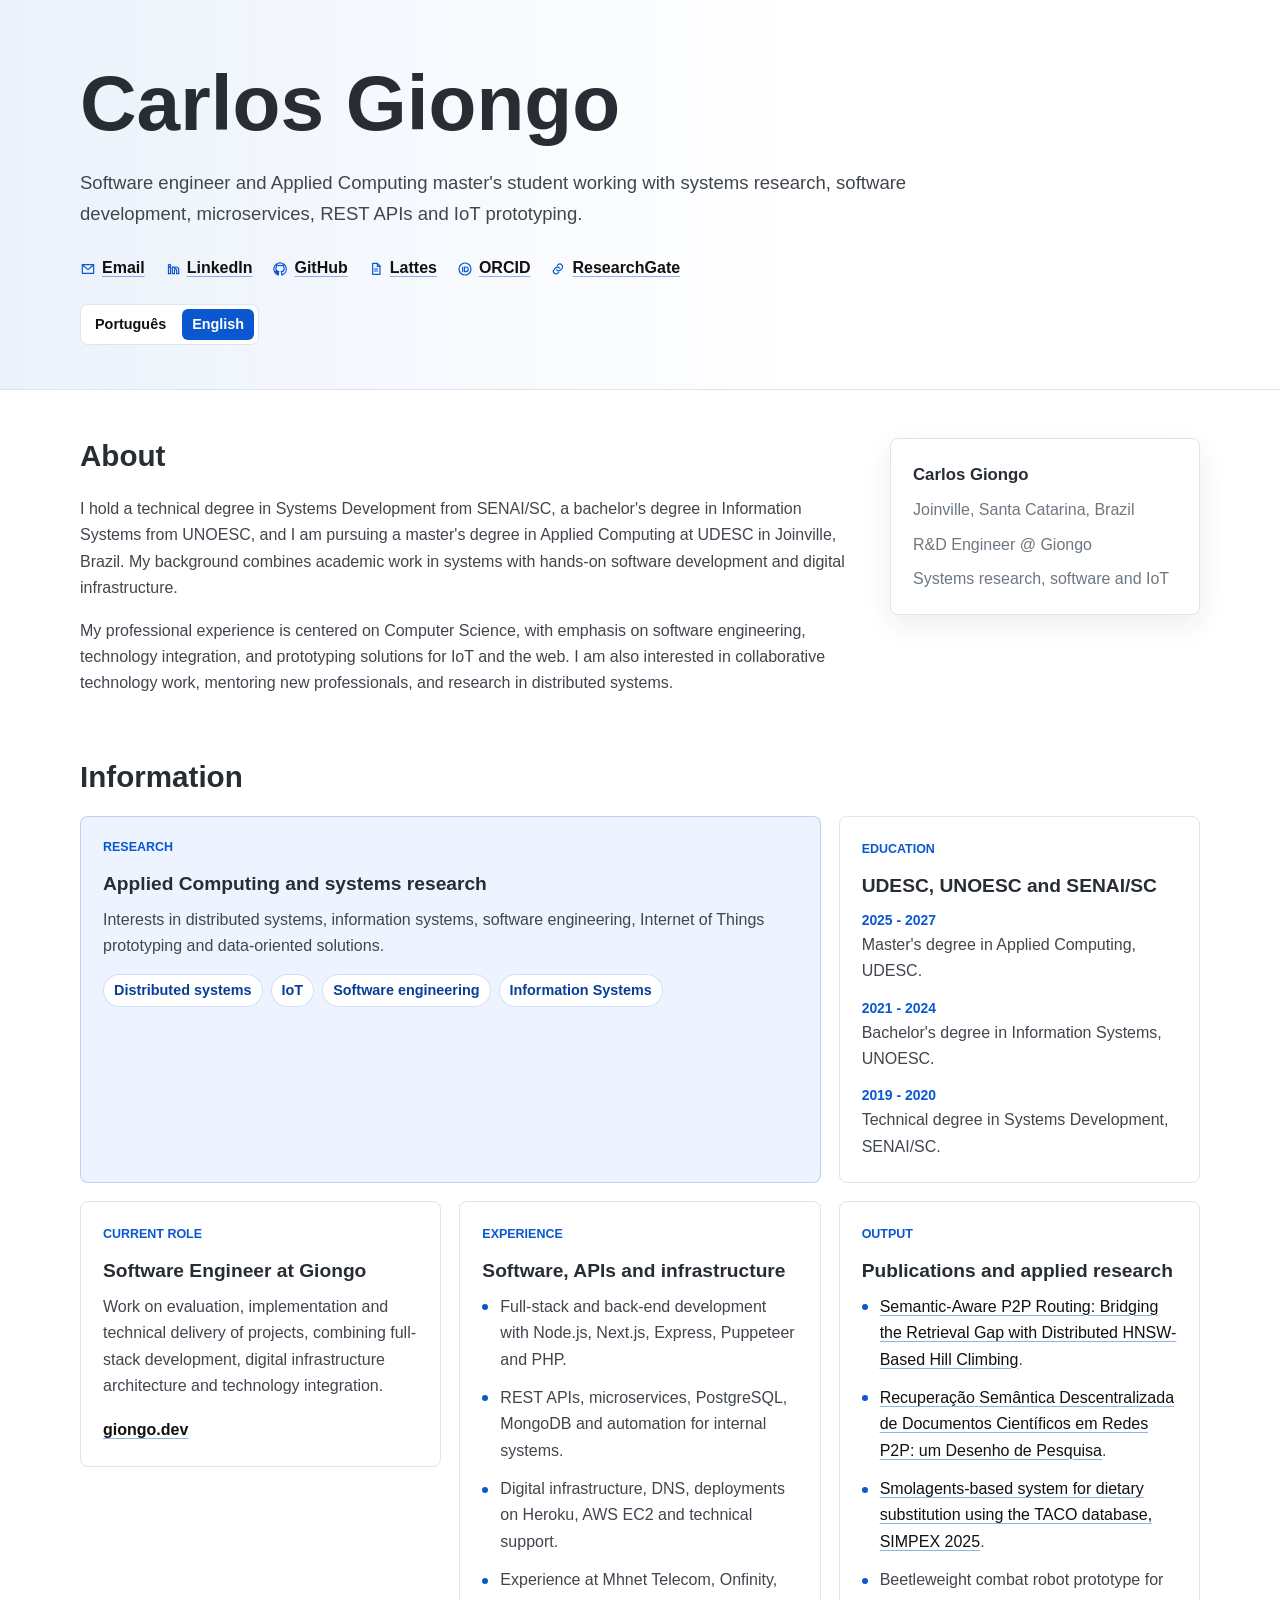
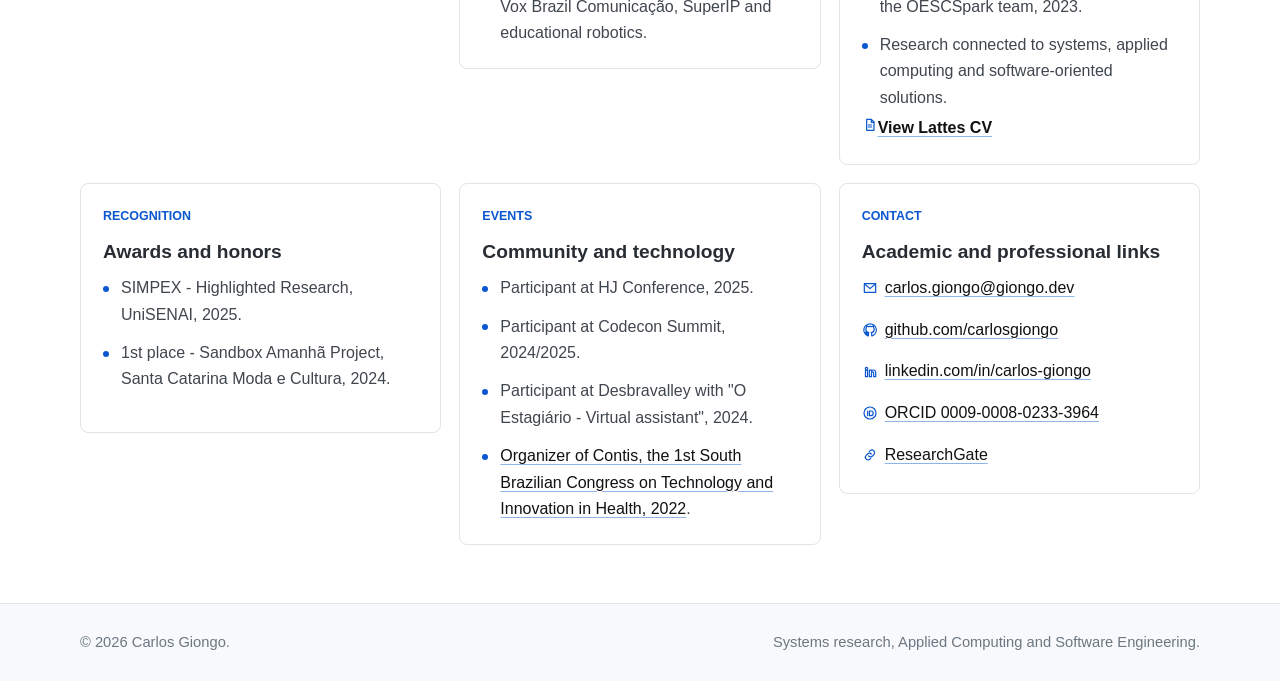
<file: index.html>
<!doctype html>
<html lang="pt-BR">
  <head>
    <meta charset="utf-8">
    <meta name="viewport" content="width=device-width, initial-scale=1">
    <title>Carlos Giongo | Pesquisa em Sistemas e Engenharia de Software</title>
    <meta name="description" content="Site pessoal de Carlos Giongo, engenheiro de software, mestrando em Computação Aplicada na UDESC e pesquisador em sistemas, software, microserviços, APIs REST e IoT.">
    <meta name="author" content="Carlos Giongo">
    <meta name="keywords" content="Carlos Giongo, Giongo, pesquisa em sistemas, sistemas de informação, computação aplicada, engenharia de software, sistemas distribuídos, microserviços, APIs REST, IoT, UDESC, UNOESC">
    <meta name="robots" content="index, follow">
    <meta name="theme-color" content="#0b57d0">
    <link rel="canonical" href="https://carlosgiongo.is-a.dev/">
    <meta property="og:type" content="profile">
    <meta property="og:locale" content="pt_BR">
    <meta property="og:locale:alternate" content="en_US">
    <meta property="og:title" content="Carlos Giongo | Pesquisa em Sistemas">
    <meta property="og:description" content="Engenheiro de software e mestrando em Computação Aplicada, com atuação em pesquisa em sistemas, software, microserviços, APIs REST e IoT.">
    <meta property="og:url" content="https://carlosgiongo.is-a.dev/">
    <meta property="og:site_name" content="Carlos Giongo">
    <meta name="twitter:card" content="summary">
    <meta name="twitter:title" content="Carlos Giongo | Pesquisa em Sistemas">
    <meta name="twitter:description" content="Engenheiro de software, pesquisador em sistemas e mestrando em Computação Aplicada na UDESC.">
    <link rel="alternate" hreflang="pt-BR" href="https://carlosgiongo.is-a.dev/">
    <link rel="alternate" hreflang="en" href="https://carlosgiongo.is-a.dev/en/">
    <link rel="alternate" hreflang="x-default" href="https://carlosgiongo.is-a.dev/">
    <link rel="stylesheet" href="styles.css">
    <!-- Google tag (gtag.js) -->
    <script async src="https://www.googletagmanager.com/gtag/js?id=G-MVPJH0V9WR"></script>
    <script>
      window.dataLayer = window.dataLayer || [];
      function gtag(){dataLayer.push(arguments);}
      gtag('js', new Date());

      gtag('config', 'G-MVPJH0V9WR');
    </script>
    <script type="application/ld+json">
      {
        "@context": "https://schema.org",
        "@type": "Person",
        "name": "Carlos Giongo",
        "alternateName": ["Carlos Giongo", "Giongo", "GIONGO, C. E.", "GIONGO, Carlos"],
        "url": "https://carlosgiongo.is-a.dev/",
        "email": "mailto:carlos.giongo@giongo.dev",
        "jobTitle": "Engenheiro de Software",
        "worksFor": {
          "@type": "Organization",
          "name": "Giongo"
        },
        "alumniOf": [
          {
            "@type": "CollegeOrUniversity",
            "name": "Universidade do Estado de Santa Catarina"
          },
          {
            "@type": "CollegeOrUniversity",
            "name": "Universidade do Oeste de Santa Catarina"
          },
          {
            "@type": "EducationalOrganization",
            "name": "SENAI/SC"
          }
        ],
        "knowsAbout": [
          "Pesquisa em sistemas",
          "Computação Aplicada",
          "Engenharia de Software",
          "Sistemas de Informação",
          "Sistemas Distribuídos",
          "Microserviços",
          "APIs REST",
          "Internet das Coisas"
        ],
        "sameAs": [
          "https://www.linkedin.com/in/carlos-giongo/",
          "https://github.com/carlosgiongo",
          "http://lattes.cnpq.br/2771022570185135",
          "https://orcid.org/0009-0008-0233-3964",
          "https://www.researchgate.net/profile/Carlos-Giongo-2"
        ]
      }
    </script>
  </head>
  <body>
    <svg class="icon-sprite" aria-hidden="true" focusable="false">
      <symbol id="icon-mail" viewBox="0 0 24 24">
        <path d="M3.5 5.5h17v13h-17z"></path>
        <path d="m4 6 8 7 8-7"></path>
      </symbol>
      <symbol id="icon-linkedin" viewBox="0 0 24 24">
        <path d="M5.2 9.2h3.1v9.8H5.2z"></path>
        <path d="M6.8 5a1.8 1.8 0 1 1 0 3.6 1.8 1.8 0 0 1 0-3.6z"></path>
        <path d="M11 9.2h3v1.4c.5-.8 1.4-1.6 3-1.6 3 0 3.6 2 3.6 4.6V19h-3.1v-4.8c0-1.1 0-2.5-1.5-2.5s-1.8 1.2-1.8 2.5V19H11z"></path>
      </symbol>
      <symbol id="icon-github" viewBox="0 0 24 24">
        <path d="M12 2.8a9.3 9.3 0 0 0-3 18.1c.5.1.7-.2.7-.5v-1.8c-2.8.6-3.4-1.2-3.4-1.2-.5-1.1-1.1-1.4-1.1-1.4-.9-.6.1-.6.1-.6 1 .1 1.5 1 1.5 1 .9 1.5 2.3 1.1 2.9.8.1-.6.3-1.1.6-1.3-2.2-.2-4.5-1.1-4.5-4.7 0-1 .4-1.9 1-2.6-.1-.3-.4-1.3.1-2.6 0 0 .8-.3 2.7 1a9.2 9.2 0 0 1 4.9 0c1.8-1.3 2.7-1 2.7-1 .5 1.3.2 2.3.1 2.6.6.7 1 1.5 1 2.6 0 3.6-2.3 4.5-4.5 4.7.4.3.7.9.7 1.8v2.7c0 .3.2.6.7.5A9.3 9.3 0 0 0 12 2.8z"></path>
      </symbol>
      <symbol id="icon-doc" viewBox="0 0 24 24">
        <path d="M7 3.5h7l4 4V20H7z"></path>
        <path d="M14 3.5V8h4"></path>
        <path d="M9.5 12h5"></path>
        <path d="M9.5 15h5"></path>
      </symbol>
      <symbol id="icon-orcid" viewBox="0 0 24 24">
        <path d="M12 21a9 9 0 1 0 0-18 9 9 0 0 0 0 18z"></path>
        <path d="M8.5 9v7"></path>
        <path d="M11.2 9h2.2a3.5 3.5 0 0 1 0 7h-2.2z"></path>
      </symbol>
      <symbol id="icon-link" viewBox="0 0 24 24">
        <path d="M10 13.5a4 4 0 0 0 5.7 0l2-2a4 4 0 0 0-5.7-5.7l-1.1 1.1"></path>
        <path d="M14 10.5a4 4 0 0 0-5.7 0l-2 2a4 4 0 0 0 5.7 5.7l1.1-1.1"></path>
      </symbol>
    </svg>
    <header class="site-header">
      <div class="wrap">
        <h1>Carlos Giongo</h1>
        <p class="lead">
          Engenheiro de software e mestrando em Computação Aplicada, com atuação em pesquisa em sistemas,
          desenvolvimento de software, microserviços, APIs REST e prototipação de soluções para IoT.
        </p>
        <div class="quick-links" aria-label="Links principais">
          <a href="mailto:carlos.giongo@giongo.dev"><svg class="icon"><use href="#icon-mail"></use></svg>Email</a>
          <a href="https://www.linkedin.com/in/carlos-giongo/"><svg class="icon"><use href="#icon-linkedin"></use></svg>LinkedIn</a>
          <a href="https://github.com/carlosgiongo"><svg class="icon"><use href="#icon-github"></use></svg>GitHub</a>
          <a href="http://lattes.cnpq.br/2771022570185135"><svg class="icon"><use href="#icon-doc"></use></svg>Lattes</a>
          <a href="https://orcid.org/0009-0008-0233-3964"><svg class="icon"><use href="#icon-orcid"></use></svg>ORCID</a>
          <a href="https://www.researchgate.net/profile/Carlos-Giongo-2"><svg class="icon"><use href="#icon-link"></use></svg>ResearchGate</a>
        </div>
        <div class="language-switch" aria-label="Selecionar idioma">
          <a class="is-current" href="./" lang="pt-BR" data-lang-switch="pt">Português</a>
          <a href="en/" lang="en" data-lang-switch="en">English</a>
        </div>
      </div>
    </header>

    <main class="wrap content" id="conteudo">
      <section class="intro" aria-labelledby="sobre">
        <div>
          <h2 id="sobre">Sobre</h2>
          <p>
            Sou técnico em Desenvolvimento de Sistemas pelo SENAI/SC, graduado em Sistemas de Informação pela
            UNOESC e mestrando em Computação Aplicada na UDESC, em Joinville/SC. Minha trajetória combina
            formação acadêmica em sistemas com atuação prática em desenvolvimento de software e infraestrutura
            digital.
          </p>
          <p>
            Experiência profissional em Ciência da Computação, com ênfase em engenharia de
            software, integração de tecnologia e prototipação de soluções para IoT e Web. Também me
            interesso por trabalho cooperativo em tecnologia, orientação de novos profissionais e pesquisa em
            sistemas distribuídos.
          </p>
        </div>
        <aside class="identity-card" aria-label="Resumo de identidade profissional">
          <strong>Carlos Giongo</strong>
          <span>Joinville, Santa Catarina, Brasil</span>
          <span>R&amp;D Engineer @ Giongo</span>
          <span>Pesquisa em sistemas, software e IoT</span>
        </aside>
      </section>

      <section aria-labelledby="cards">
        <h2 id="cards">Informações</h2>
        <div class="card-grid">
          <article class="card feature" style="height: 100%;">
            <p class="card-kicker">Pesquisa</p>
            <h3>Computação Aplicada e pesquisa em sistemas</h3>
            <p>
              Interesses em sistemas distribuídos, sistemas de informação, engenharia de software,
              prototipação para Internet das Coisas e soluções orientadas por dados.
            </p>
            <ul class="tag-list" aria-label="Tópicos de pesquisa">
              <li>Sistemas distribuídos</li>
              <li>IoT</li>
              <li>Engenharia de software</li>
              <li>Sistemas de Informação</li>
            </ul>
          </article>

          <article class="card">
            <p class="card-kicker">Formação</p>
            <h3>UDESC, UNOESC e SENAI/SC</h3>
            <ol class="timeline">
              <li>
                <time>2025 - 2027</time>
                <span>Mestrado em Computação Aplicada, UDESC.</span>
              </li>
              <li>
                <time>2021 - 2024</time>
                <span>Bacharelado em Sistemas de Informação, UNOESC.</span>
              </li>
              <li>
                <time>2019 - 2020</time>
                <span>Técnico em Desenvolvimento de Sistemas, SENAI/SC.</span>
              </li>
            </ol>
          </article>

          <article class="card">
            <p class="card-kicker">Atuação atual</p>
            <h3>Engenheiro de Software na Giongo</h3>
            <p>
              Atuação com avaliação, implementação e condução técnica de projetos, combinando desenvolvimento
              full-stack, arquitetura de infraestrutura digital e integração de tecnologia.
            </p>
            <a class="text-link" href="https://giongo.dev/">giongo.dev</a>
          </article>

          <article class="card">
            <p class="card-kicker">Experiência</p>
            <h3>Software, APIs e infraestrutura</h3>
            <ul class="plain-list">
              <li>Desenvolvimento full-stack e back-end com Node.js, Next.js, Express, Puppeteer e PHP.</li>
              <li>APIs REST, microserviços, PostgreSQL, MongoDB e automações para sistemas internos.</li>
              <li>Infraestrutura digital, DNS, deploy em Heroku, AWS EC2 e suporte técnico.</li>
              <li>Experiências em Mhnet Telecom, Onfinity, Vox Brazil Comunicação, SuperIP e robótica educacional.</li>
            </ul>
          </article>

          <article class="card">
            <p class="card-kicker">Produção</p>
            <h3>Publicações e pesquisa aplicada</h3>
            <ul class="plain-list">
              <li><a href="http://dx.doi.org/10.1007/978-3-032-23260-1_4">Semantic-Aware P2P Routing: Bridging the Retrieval Gap with Distributed HNSW-Based Hill Climbing</a>.</li>
              <li><a href="https://doi.org/10.5753/sbsi_estendido.2026.249006">Recuperação Semântica Descentralizada de Documentos Científicos em Redes P2P: um Desenho de Pesquisa</a>.</li>
              <li><a href="https://doi.org/10.29327/9786527216209.1091203">Sistema baseado em Smolagents para substituição alimentar orientada pela base TACO, SIMPEX 2025</a>.</li>
              <li>Protótipo de robô de combate beetleweight para a equipe OESCSpark, 2023.</li>
              <li>Pesquisas vinculadas a sistemas, computação aplicada e soluções orientadas por software.</li>
            </ul>
            <a class="text-link icon-link" href="http://lattes.cnpq.br/2771022570185135"><svg class="icon"><use href="#icon-doc"></use></svg>Ver currículo Lattes</a>
          </article>

          <article class="card">
            <p class="card-kicker">Reconhecimentos</p>
            <h3>Prêmios e títulos</h3>
            <ul class="plain-list">
              <li>SIMPEX - Pesquisa Destaque, UniSENAI, 2025.</li>
              <li>1º Lugar - Projeto Sandbox Amanhã, Santa Catarina Moda e Cultura, 2024.</li>
            </ul>
          </article>

          <article class="card">
            <p class="card-kicker">Eventos</p>
            <h3>Comunidade e tecnologia</h3>
            <ul class="plain-list">
              <li>Participação na HJ Conference, 2025.</li>
              <li>Participação no Codecon Summit, 2024/2025.</li>
              <li>Participação no Desbravalley com "O Estagiário - Assistente virtual", 2024.</li>
              <li><a href="http://dx.doi.org/10.5965/9786588565643">Organização do Contis, I Congresso Sul Brasileiro de Tecnologia e Inovação em Saúde, 2022</a>.</li>
            </ul>
          </article>

          <article class="card">
            <p class="card-kicker">Contato</p>
            <h3>Links acadêmicos e profissionais</h3>
            <ul class="link-list">
              <li><a href="mailto:carlos.giongo@giongo.dev"><svg class="icon"><use href="#icon-mail"></use></svg>carlos.giongo@giongo.dev</a></li>
              <li><a href="https://github.com/carlosgiongo"><svg class="icon"><use href="#icon-github"></use></svg>github.com/carlosgiongo</a></li>
              <li><a href="https://www.linkedin.com/in/carlos-giongo/"><svg class="icon"><use href="#icon-linkedin"></use></svg>linkedin.com/in/carlos-giongo</a></li>
              <li><a href="https://orcid.org/0009-0008-0233-3964"><svg class="icon"><use href="#icon-orcid"></use></svg>ORCID 0009-0008-0233-3964</a></li>
              <li><a href="https://www.researchgate.net/profile/Carlos-Giongo-2"><svg class="icon"><use href="#icon-link"></use></svg>ResearchGate</a></li>
            </ul>
          </article>
        </div>
      </section>
    </main>

    <footer class="site-footer">
      <div class="wrap footer-grid">
        <p>&copy; <span id="current-year">2026</span> Carlos Giongo.</p>
        <p>Pesquisa em sistemas, Computação Aplicada e Engenharia de Software.</p>
      </div>
    </footer>

    <script src="script.js"></script>
  </body>
</html>
</file>
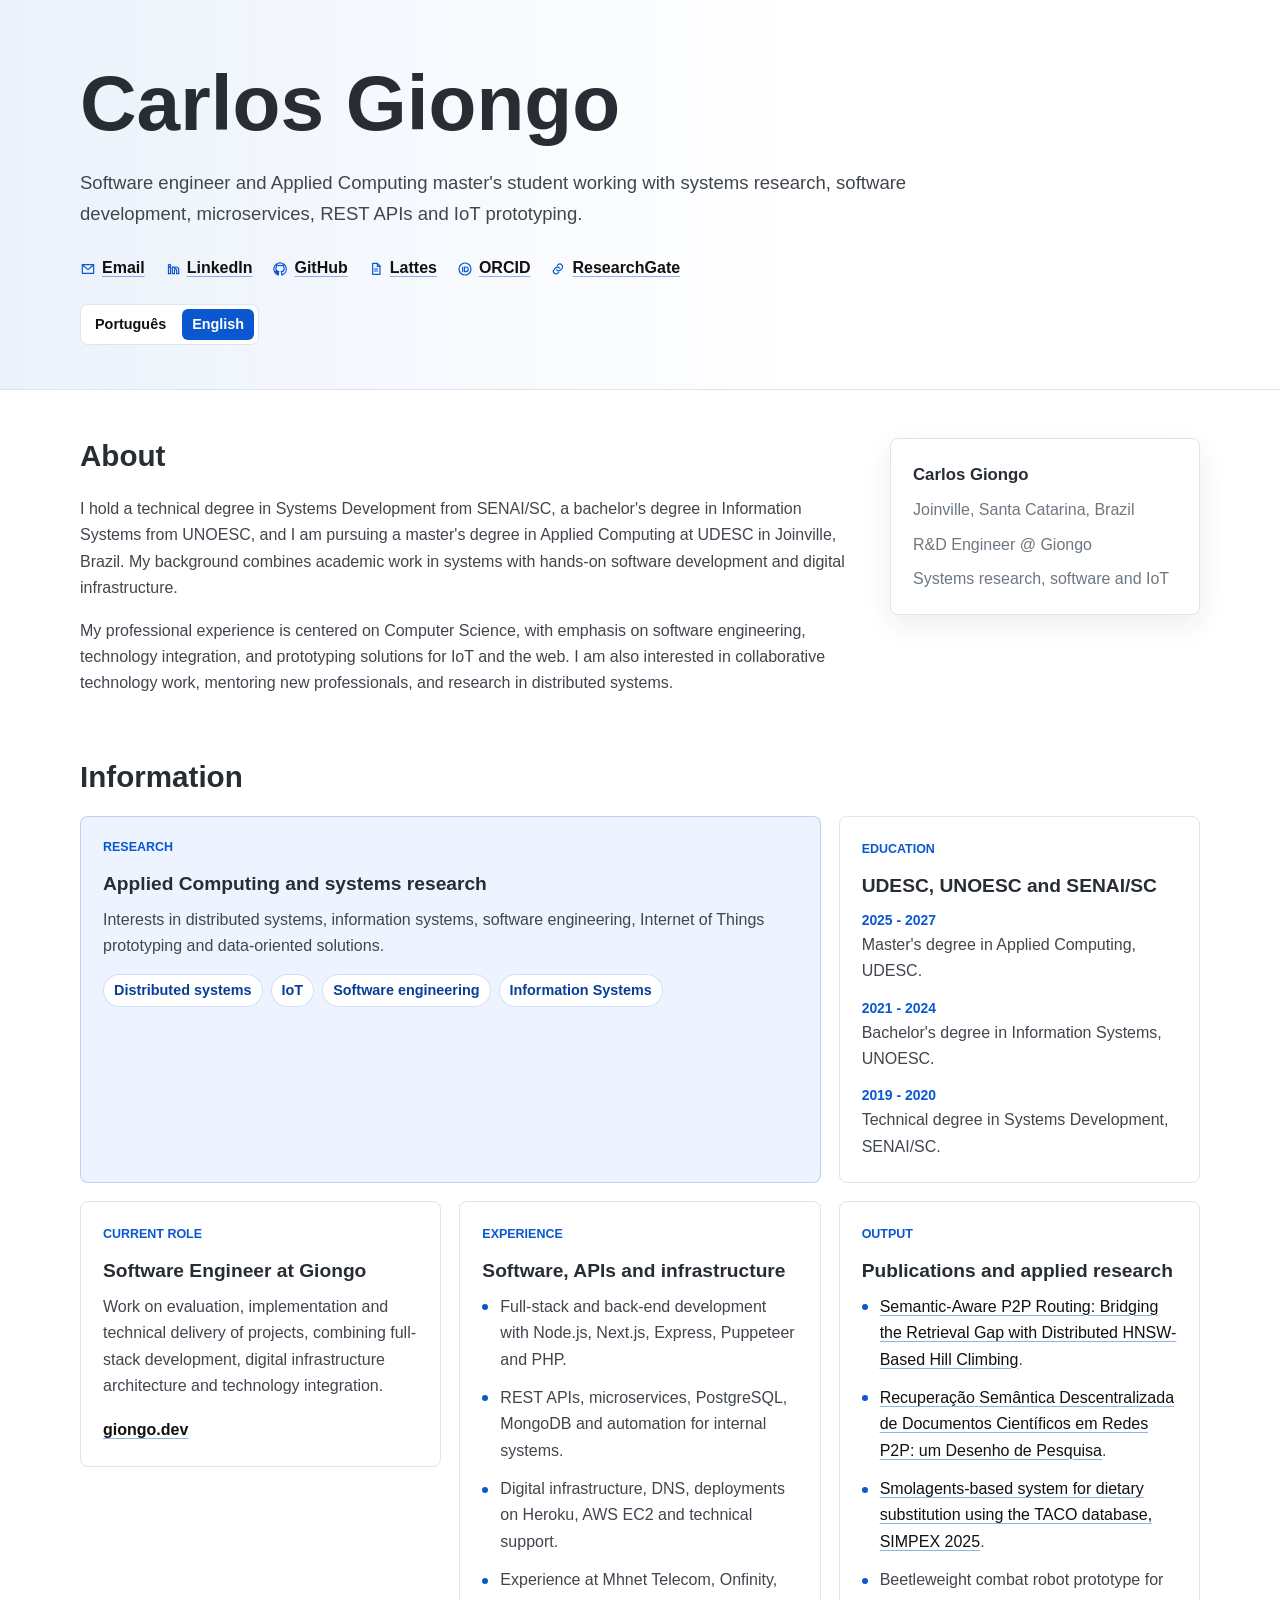
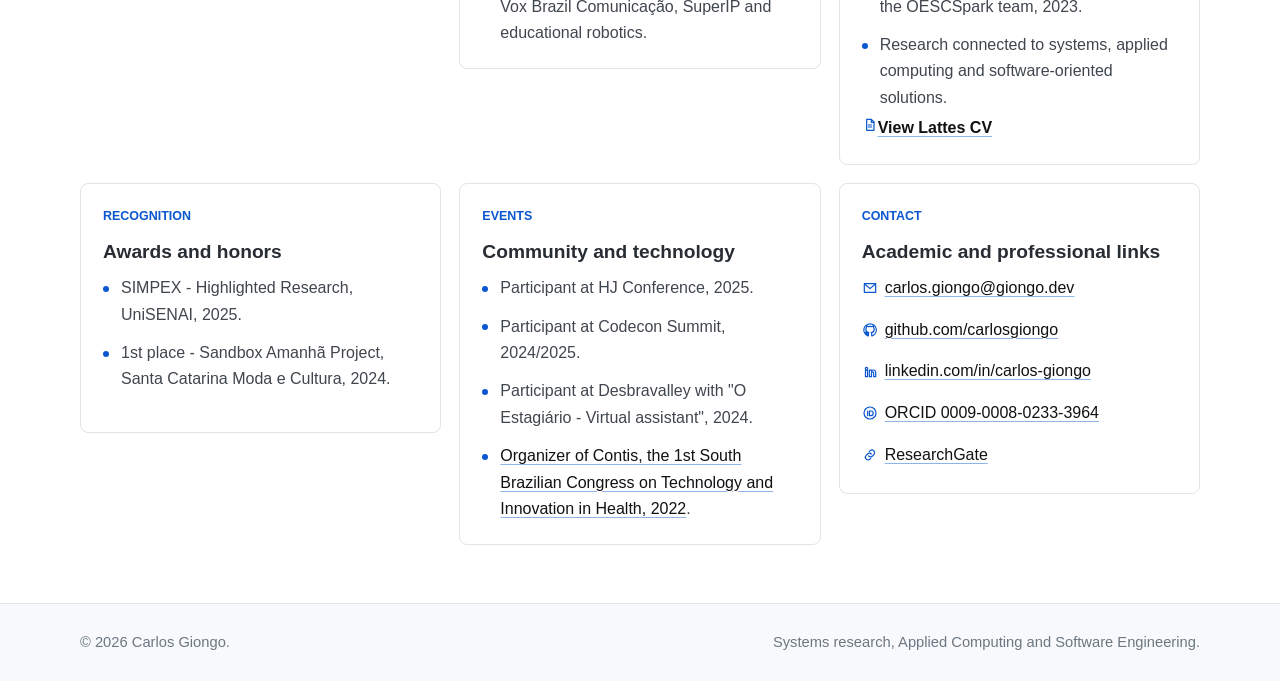
<file: en/index.html>
<!doctype html>
<html lang="en">
  <head>
    <meta charset="utf-8">
    <meta name="viewport" content="width=device-width, initial-scale=1">
    <title>Carlos Giongo | Systems Research and Software Engineering</title>
    <meta name="description" content="Personal website of Carlos Giongo, software engineer, Applied Computing master's student at UDESC, and researcher in systems, software, microservices, REST APIs and IoT.">
    <meta name="author" content="Carlos Giongo">
    <meta name="keywords" content="Carlos Giongo, Giongo, systems research, information systems, applied computing, software engineering, distributed systems, microservices, REST APIs, IoT, UDESC, UNOESC">
    <meta name="robots" content="index, follow">
    <meta name="theme-color" content="#0b57d0">
    <link rel="canonical" href="https://carlosgiongo.is-a.dev/en/">
    <meta property="og:type" content="profile">
    <meta property="og:locale" content="en_US">
    <meta property="og:locale:alternate" content="pt_BR">
    <meta property="og:title" content="Carlos Giongo | Systems Research">
    <meta property="og:description" content="Software engineer and Applied Computing master's student working with systems research, software, microservices, REST APIs and IoT.">
    <meta property="og:url" content="https://carlosgiongo.is-a.dev/en/">
    <meta property="og:site_name" content="Carlos Giongo">
    <meta name="twitter:card" content="summary">
    <meta name="twitter:title" content="Carlos Giongo | Systems Research">
    <meta name="twitter:description" content="Software engineer, systems researcher and Applied Computing master's student at UDESC.">
    <link rel="alternate" hreflang="pt-BR" href="https://carlosgiongo.is-a.dev/">
    <link rel="alternate" hreflang="en" href="https://carlosgiongo.is-a.dev/en/">
    <link rel="alternate" hreflang="x-default" href="https://carlosgiongo.is-a.dev/">
    <link rel="stylesheet" href="../styles.css">
    <!-- Google tag (gtag.js) -->
    <script async src="https://www.googletagmanager.com/gtag/js?id=G-MVPJH0V9WR"></script>
    <script>
      window.dataLayer = window.dataLayer || [];
      function gtag(){dataLayer.push(arguments);}
      gtag('js', new Date());

      gtag('config', 'G-MVPJH0V9WR');
    </script>
    <script type="application/ld+json">
      {
        "@context": "https://schema.org",
        "@type": "Person",
        "name": "Carlos Giongo",
        "alternateName": ["Carlos Giongo", "Giongo", "GIONGO, C. E.", "GIONGO, Carlos"],
        "url": "https://carlosgiongo.is-a.dev/en/",
        "email": "mailto:carlos.giongo@giongo.dev",
        "jobTitle": "Software Engineer",
        "worksFor": {
          "@type": "Organization",
          "name": "Giongo"
        },
        "alumniOf": [
          {
            "@type": "CollegeOrUniversity",
            "name": "Santa Catarina State University"
          },
          {
            "@type": "CollegeOrUniversity",
            "name": "University of Western Santa Catarina"
          },
          {
            "@type": "EducationalOrganization",
            "name": "SENAI/SC"
          }
        ],
        "knowsAbout": [
          "Systems research",
          "Applied Computing",
          "Software Engineering",
          "Information Systems",
          "Distributed Systems",
          "Microservices",
          "REST APIs",
          "Internet of Things"
        ],
        "sameAs": [
          "https://www.linkedin.com/in/carlos-giongo/",
          "https://github.com/carlosgiongo",
          "http://lattes.cnpq.br/2771022570185135",
          "https://orcid.org/0009-0008-0233-3964",
          "https://www.researchgate.net/profile/Carlos-Giongo-2"
        ]
      }
    </script>
  </head>
  <body>
    <svg class="icon-sprite" aria-hidden="true" focusable="false">
      <symbol id="icon-mail" viewBox="0 0 24 24">
        <path d="M3.5 5.5h17v13h-17z"></path>
        <path d="m4 6 8 7 8-7"></path>
      </symbol>
      <symbol id="icon-linkedin" viewBox="0 0 24 24">
        <path d="M5.2 9.2h3.1v9.8H5.2z"></path>
        <path d="M6.8 5a1.8 1.8 0 1 1 0 3.6 1.8 1.8 0 0 1 0-3.6z"></path>
        <path d="M11 9.2h3v1.4c.5-.8 1.4-1.6 3-1.6 3 0 3.6 2 3.6 4.6V19h-3.1v-4.8c0-1.1 0-2.5-1.5-2.5s-1.8 1.2-1.8 2.5V19H11z"></path>
      </symbol>
      <symbol id="icon-github" viewBox="0 0 24 24">
        <path d="M12 2.8a9.3 9.3 0 0 0-3 18.1c.5.1.7-.2.7-.5v-1.8c-2.8.6-3.4-1.2-3.4-1.2-.5-1.1-1.1-1.4-1.1-1.4-.9-.6.1-.6.1-.6 1 .1 1.5 1 1.5 1 .9 1.5 2.3 1.1 2.9.8.1-.6.3-1.1.6-1.3-2.2-.2-4.5-1.1-4.5-4.7 0-1 .4-1.9 1-2.6-.1-.3-.4-1.3.1-2.6 0 0 .8-.3 2.7 1a9.2 9.2 0 0 1 4.9 0c1.8-1.3 2.7-1 2.7-1 .5 1.3.2 2.3.1 2.6.6.7 1 1.5 1 2.6 0 3.6-2.3 4.5-4.5 4.7.4.3.7.9.7 1.8v2.7c0 .3.2.6.7.5A9.3 9.3 0 0 0 12 2.8z"></path>
      </symbol>
      <symbol id="icon-doc" viewBox="0 0 24 24">
        <path d="M7 3.5h7l4 4V20H7z"></path>
        <path d="M14 3.5V8h4"></path>
        <path d="M9.5 12h5"></path>
        <path d="M9.5 15h5"></path>
      </symbol>
      <symbol id="icon-orcid" viewBox="0 0 24 24">
        <path d="M12 21a9 9 0 1 0 0-18 9 9 0 0 0 0 18z"></path>
        <path d="M8.5 9v7"></path>
        <path d="M11.2 9h2.2a3.5 3.5 0 0 1 0 7h-2.2z"></path>
      </symbol>
      <symbol id="icon-link" viewBox="0 0 24 24">
        <path d="M10 13.5a4 4 0 0 0 5.7 0l2-2a4 4 0 0 0-5.7-5.7l-1.1 1.1"></path>
        <path d="M14 10.5a4 4 0 0 0-5.7 0l-2 2a4 4 0 0 0 5.7 5.7l1.1-1.1"></path>
      </symbol>
    </svg>
    <header class="site-header">
      <div class="wrap">
        <h1>Carlos Giongo</h1>
        <p class="lead">
          Software engineer and Applied Computing master's student working with systems research,
          software development, microservices, REST APIs and IoT prototyping.
        </p>
        <div class="quick-links" aria-label="Main links">
          <a href="mailto:carlos.giongo@giongo.dev"><svg class="icon"><use href="#icon-mail"></use></svg>Email</a>
          <a href="https://www.linkedin.com/in/carlos-giongo/"><svg class="icon"><use href="#icon-linkedin"></use></svg>LinkedIn</a>
          <a href="https://github.com/carlosgiongo"><svg class="icon"><use href="#icon-github"></use></svg>GitHub</a>
          <a href="http://lattes.cnpq.br/2771022570185135"><svg class="icon"><use href="#icon-doc"></use></svg>Lattes</a>
          <a href="https://orcid.org/0009-0008-0233-3964"><svg class="icon"><use href="#icon-orcid"></use></svg>ORCID</a>
          <a href="https://www.researchgate.net/profile/Carlos-Giongo-2"><svg class="icon"><use href="#icon-link"></use></svg>ResearchGate</a>
        </div>
        <div class="language-switch" aria-label="Select language">
          <a href="../" lang="pt-BR" data-lang-switch="pt">Português</a>
          <a class="is-current" href="./" lang="en" data-lang-switch="en">English</a>
        </div>
      </div>
    </header>

    <main class="wrap content" id="content">
      <section class="intro" aria-labelledby="about">
        <div>
          <h2 id="about">About</h2>
          <p>
            I hold a technical degree in Systems Development from SENAI/SC, a bachelor's degree in Information
            Systems from UNOESC, and I am pursuing a master's degree in Applied Computing at UDESC in
            Joinville, Brazil. My background combines academic work in systems with hands-on software
            development and digital infrastructure.
          </p>
          <p>
            My professional experience is centered on Computer Science, with emphasis on software engineering,
            technology integration, and prototyping solutions for IoT and the web. I am also interested in
            collaborative technology work, mentoring new professionals, and research in distributed systems.
          </p>
        </div>
        <aside class="identity-card" aria-label="Professional identity summary">
          <strong>Carlos Giongo</strong>
          <span>Joinville, Santa Catarina, Brazil</span>
          <span>R&amp;D Engineer @ Giongo</span>
          <span>Systems research, software and IoT</span>
        </aside>
      </section>

      <section aria-labelledby="cards">
        <h2 id="cards">Information</h2>
        <div class="card-grid">
          <article class="card feature" style="height: 100%;">
            <p class="card-kicker">Research</p>
            <h3>Applied Computing and systems research</h3>
            <p>
              Interests in distributed systems, information systems, software engineering, Internet of Things
              prototyping and data-oriented solutions.
            </p>
            <ul class="tag-list" aria-label="Research topics">
              <li>Distributed systems</li>
              <li>IoT</li>
              <li>Software engineering</li>
              <li>Information Systems</li>
            </ul>
          </article>

          <article class="card">
            <p class="card-kicker">Education</p>
            <h3>UDESC, UNOESC and SENAI/SC</h3>
            <ol class="timeline">
              <li>
                <time>2025 - 2027</time>
                <span>Master's degree in Applied Computing, UDESC.</span>
              </li>
              <li>
                <time>2021 - 2024</time>
                <span>Bachelor's degree in Information Systems, UNOESC.</span>
              </li>
              <li>
                <time>2019 - 2020</time>
                <span>Technical degree in Systems Development, SENAI/SC.</span>
              </li>
            </ol>
          </article>

          <article class="card">
            <p class="card-kicker">Current role</p>
            <h3>Software Engineer at Giongo</h3>
            <p>
              Work on evaluation, implementation and technical delivery of projects, combining full-stack
              development, digital infrastructure architecture and technology integration.
            </p>
            <a class="text-link" href="https://giongo.dev/">giongo.dev</a>
          </article>

          <article class="card">
            <p class="card-kicker">Experience</p>
            <h3>Software, APIs and infrastructure</h3>
            <ul class="plain-list">
              <li>Full-stack and back-end development with Node.js, Next.js, Express, Puppeteer and PHP.</li>
              <li>REST APIs, microservices, PostgreSQL, MongoDB and automation for internal systems.</li>
              <li>Digital infrastructure, DNS, deployments on Heroku, AWS EC2 and technical support.</li>
              <li>Experience at Mhnet Telecom, Onfinity, Vox Brazil Comunicação, SuperIP and educational robotics.</li>
            </ul>
          </article>

          <article class="card">
            <p class="card-kicker">Output</p>
            <h3>Publications and applied research</h3>
            <ul class="plain-list">
              <li><a href="http://dx.doi.org/10.1007/978-3-032-23260-1_4">Semantic-Aware P2P Routing: Bridging the Retrieval Gap with Distributed HNSW-Based Hill Climbing</a>.</li>
              <li><a href="https://doi.org/10.5753/sbsi_estendido.2026.249006">Recuperação Semântica Descentralizada de Documentos Científicos em Redes P2P: um Desenho de Pesquisa</a>.</li>
              <li><a href="https://doi.org/10.29327/9786527216209.1091203">Smolagents-based system for dietary substitution using the TACO database, SIMPEX 2025</a>.</li>
              <li>Beetleweight combat robot prototype for the OESCSpark team, 2023.</li>
              <li>Research connected to systems, applied computing and software-oriented solutions.</li>
            </ul>
            <a class="text-link icon-link" href="http://lattes.cnpq.br/2771022570185135"><svg class="icon"><use href="#icon-doc"></use></svg>View Lattes CV</a>
          </article>

          <article class="card">
            <p class="card-kicker">Recognition</p>
            <h3>Awards and honors</h3>
            <ul class="plain-list">
              <li>SIMPEX - Highlighted Research, UniSENAI, 2025.</li>
              <li>1st place - Sandbox Amanhã Project, Santa Catarina Moda e Cultura, 2024.</li>
            </ul>
          </article>

          <article class="card">
            <p class="card-kicker">Events</p>
            <h3>Community and technology</h3>
            <ul class="plain-list">
              <li>Participant at HJ Conference, 2025.</li>
              <li>Participant at Codecon Summit, 2024/2025.</li>
              <li>Participant at Desbravalley with "O Estagiário - Virtual assistant", 2024.</li>
              <li><a href="http://dx.doi.org/10.5965/9786588565643">Organizer of Contis, the 1st South Brazilian Congress on Technology and Innovation in Health, 2022</a>.</li>
            </ul>
          </article>

          <article class="card">
            <p class="card-kicker">Contact</p>
            <h3>Academic and professional links</h3>
            <ul class="link-list">
              <li><a href="mailto:carlos.giongo@giongo.dev"><svg class="icon"><use href="#icon-mail"></use></svg>carlos.giongo@giongo.dev</a></li>
              <li><a href="https://github.com/carlosgiongo"><svg class="icon"><use href="#icon-github"></use></svg>github.com/carlosgiongo</a></li>
              <li><a href="https://www.linkedin.com/in/carlos-giongo/"><svg class="icon"><use href="#icon-linkedin"></use></svg>linkedin.com/in/carlos-giongo</a></li>
              <li><a href="https://orcid.org/0009-0008-0233-3964"><svg class="icon"><use href="#icon-orcid"></use></svg>ORCID 0009-0008-0233-3964</a></li>
              <li><a href="https://www.researchgate.net/profile/Carlos-Giongo-2"><svg class="icon"><use href="#icon-link"></use></svg>ResearchGate</a></li>
            </ul>
          </article>
        </div>
      </section>
    </main>

    <footer class="site-footer">
      <div class="wrap footer-grid">
        <p>&copy; <span id="current-year">2026</span> Carlos Giongo.</p>
        <p>Systems research, Applied Computing and Software Engineering.</p>
      </div>
    </footer>

    <script src="../script.js"></script>
  </body>
</html>
</file>
<file: styles.css>
:root {
  --background: #ffffff;
  --surface: #f7f9fc;
  --surface-strong: #eef4ff;
  --text: #40464d;
  --heading: #272d33;
  --muted: #6d7781;
  --line: #dfe5eb;
  --blue: #0b57d0;
  --blue-dark: #073f98;
  --black: #111111;
  --shadow: 0 10px 28px rgba(20, 36, 64, 0.08);
}

* {
  box-sizing: border-box;
}

html {
  scroll-behavior: smooth;
}

body {
  margin: 0;
  background: var(--background);
  color: var(--text);
  font-family: Arial, Helvetica, sans-serif;
  font-size: 16px;
  line-height: 1.65;
}

.icon-sprite {
  display: none;
}

a {
  color: var(--black);
  text-decoration-color: rgba(11, 87, 208, 0.45);
  text-decoration-thickness: 1px;
  text-underline-offset: 3px;
}

a:hover,
a:focus {
  color: var(--blue);
}

.icon {
  width: 1em;
  height: 1em;
  flex: 0 0 auto;
  color: var(--blue);
  fill: none;
  stroke: currentColor;
  stroke-linecap: round;
  stroke-linejoin: round;
  stroke-width: 1.8;
}

.wrap {
  width: min(1120px, calc(100% - 40px));
  margin: 0 auto;
}

.site-header {
  border-bottom: 1px solid var(--line);
  background:
    linear-gradient(90deg, rgba(11, 87, 208, 0.08), rgba(11, 87, 208, 0) 62%),
    var(--background);
  padding: 56px 0 44px;
}

.eyebrow {
  margin: 0 0 4px;
  color: var(--blue);
  font-size: 0.95rem;
  font-weight: 700;
}

h1,
h2,
h3 {
  color: var(--heading);
  line-height: 1.2;
}

h1 {
  margin: 0;
  font-size: clamp(2.4rem, 7vw, 4.9rem);
  letter-spacing: 0;
}

h2 {
  margin: 0 0 22px;
  font-size: 1.85rem;
}

h3 {
  margin: 0 0 12px;
  font-size: 1.2rem;
}

.lead {
  max-width: 840px;
  margin: 18px 0 0;
  color: var(--text);
  font-size: 1.16rem;
}

.quick-links {
  display: flex;
  flex-wrap: wrap;
  gap: 10px 20px;
  margin-top: 26px;
}

.quick-links a {
  display: inline-flex;
  align-items: center;
  gap: 6px;
  font-weight: 700;
}

.language-switch {
  display: inline-flex;
  gap: 6px;
  margin-top: 22px;
  border: 1px solid var(--line);
  border-radius: 8px;
  padding: 4px;
  background: #ffffff;
}

.language-switch a {
  border-radius: 6px;
  padding: 4px 10px;
  color: var(--black);
  font-size: 0.9rem;
  font-weight: 700;
  text-decoration: none;
}

.language-switch a:hover,
.language-switch a:focus,
.language-switch .is-current {
  background: var(--blue);
  color: #ffffff;
}

.content {
  padding: 48px 0 58px;
}

.intro {
  display: grid;
  grid-template-columns: minmax(0, 1fr) 310px;
  gap: 34px;
  align-items: start;
  margin-bottom: 46px;
}

.intro p {
  max-width: 780px;
  margin: 0 0 16px;
}

.identity-card,
.card {
  border: 1px solid var(--line);
  border-radius: 8px;
  background: var(--background);
}

.identity-card {
  display: grid;
  gap: 8px;
  padding: 22px;
  box-shadow: var(--shadow);
}

.identity-card strong {
  color: var(--heading);
  font-size: 1.05rem;
}

.identity-card span {
  color: var(--muted);
}

.card-grid {
  display: grid;
  grid-template-columns: repeat(3, minmax(0, 1fr));
  align-items: start;
  gap: 18px;
}

.card {
  min-height: 250px;
  padding: 22px;
}

.card.feature {
  grid-column: span 2;
  min-height: 218px;
  padding-block: 20px;
  background: var(--surface-strong);
  border-color: rgba(11, 87, 208, 0.22);
}

.card p {
  margin: 0 0 14px;
}

.card-kicker {
  color: var(--blue);
  font-size: 0.78rem;
  font-weight: 700;
  letter-spacing: 0;
  text-transform: uppercase;
}

.tag-list,
.plain-list,
.link-list,
.timeline {
  margin: 0;
  padding: 0;
}

.tag-list {
  display: flex;
  flex-wrap: wrap;
  gap: 8px;
  list-style: none;
}

.tag-list li {
  border: 1px solid rgba(11, 87, 208, 0.18);
  border-radius: 999px;
  background: #ffffff;
  color: var(--blue-dark);
  padding: 4px 10px;
  font-size: 0.9rem;
  font-weight: 700;
}

.timeline,
.plain-list,
.link-list {
  list-style: none;
}

.plain-list li {
  position: relative;
  padding-left: 18px;
}

.plain-list li::before {
  position: absolute;
  left: 0;
  top: 0.66em;
  width: 6px;
  height: 6px;
  border-radius: 50%;
  background: var(--blue);
  content: "";
}

.timeline li + li,
.plain-list li + li,
.link-list li + li {
  margin-top: 12px;
}

.link-list a,
.icon-link {
  display: inline-flex;
  align-items: center;
  gap: 7px;
}

.timeline time {
  display: block;
  color: var(--blue);
  font-size: 0.87rem;
  font-weight: 700;
}

.timeline span {
  display: block;
}

.text-link {
  display: inline-block;
  margin-top: 4px;
  font-weight: 700;
}

.site-footer {
  border-top: 1px solid var(--line);
  background: var(--surface);
  color: var(--muted);
  padding: 26px 0;
  font-size: 0.92rem;
}

.footer-grid {
  display: flex;
  flex-wrap: wrap;
  justify-content: space-between;
  gap: 10px 24px;
}

.footer-grid p {
  margin: 0;
}

@media (max-width: 860px) {
  .intro,
  .card-grid {
    grid-template-columns: 1fr;
  }

  .card.feature {
    grid-column: auto;
  }

  .card {
    min-height: 0;
  }
}

@media (max-width: 560px) {
  .wrap {
    width: min(100% - 28px, 1120px);
  }

  .site-header {
    padding: 38px 0 34px;
  }

  .lead {
    font-size: 1.04rem;
  }

  .content {
    padding: 34px 0 42px;
  }

  .quick-links {
    gap: 8px 14px;
  }
}
</file>
